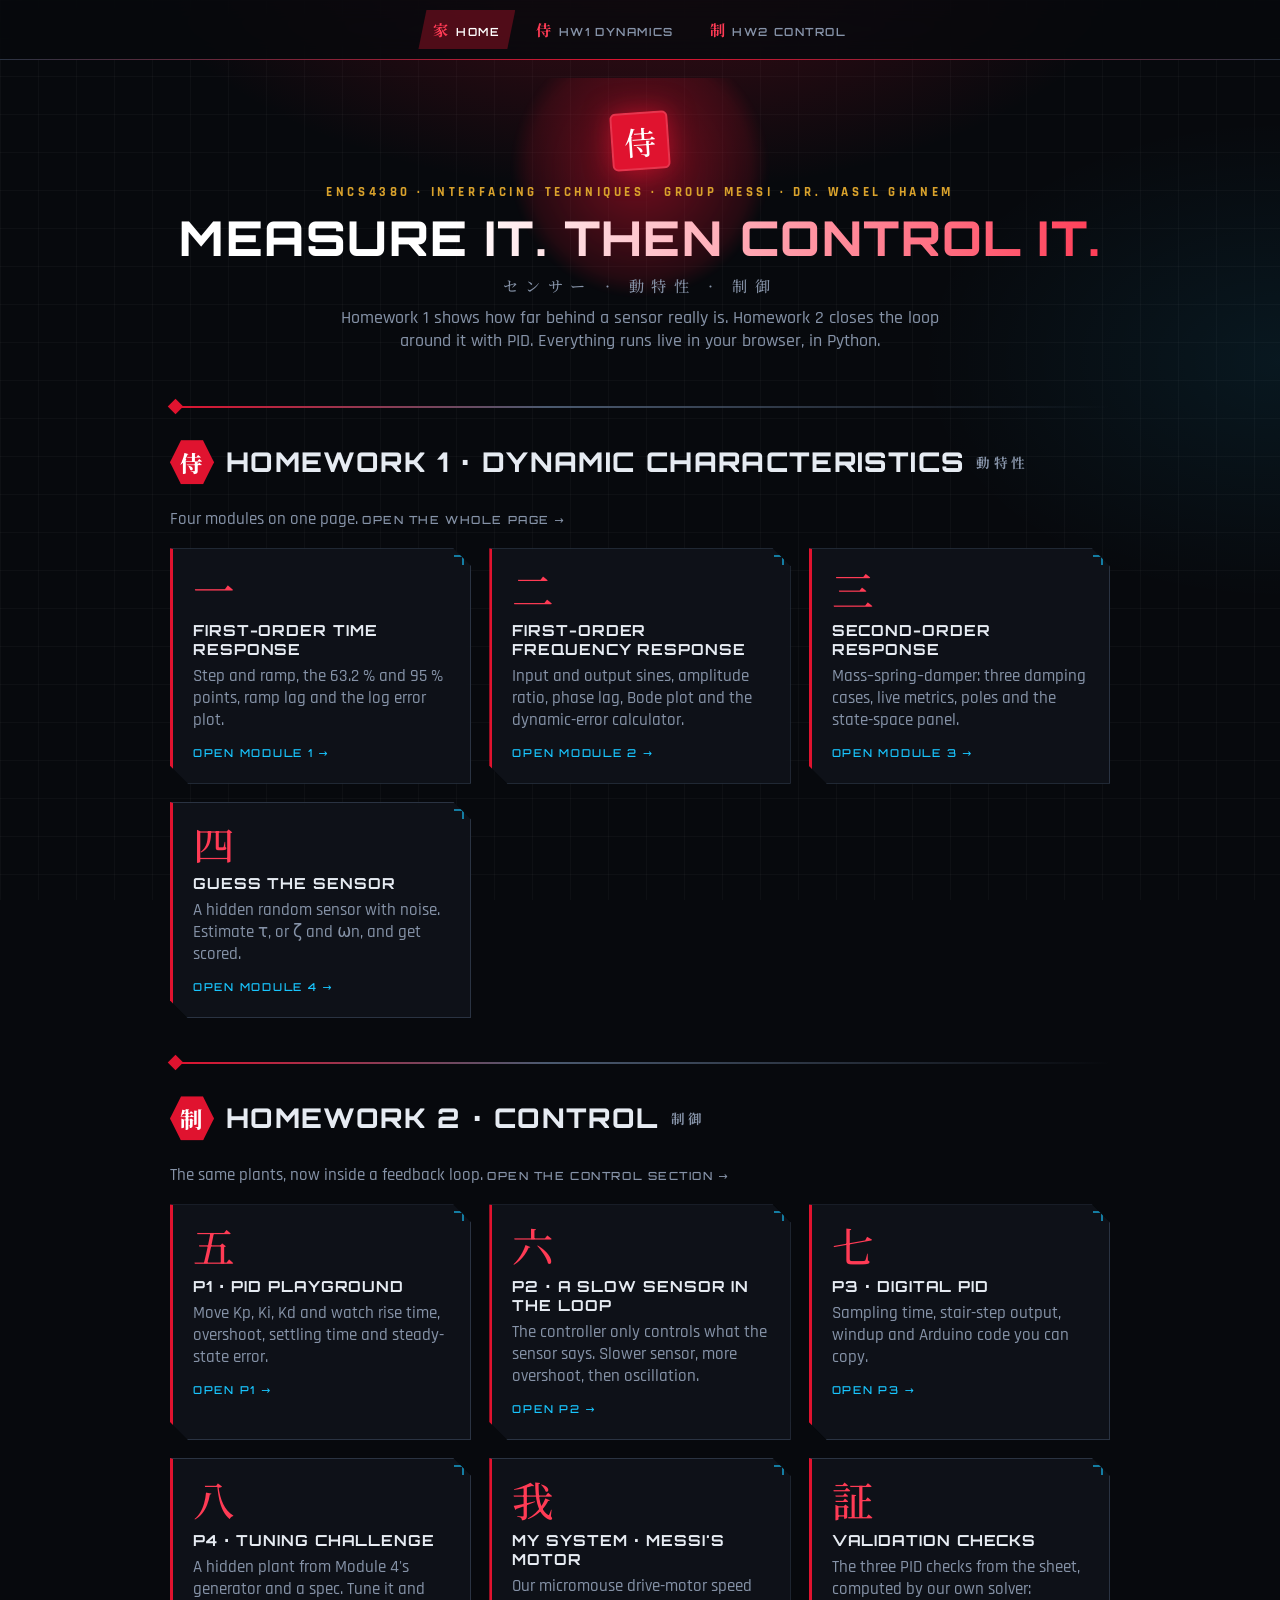
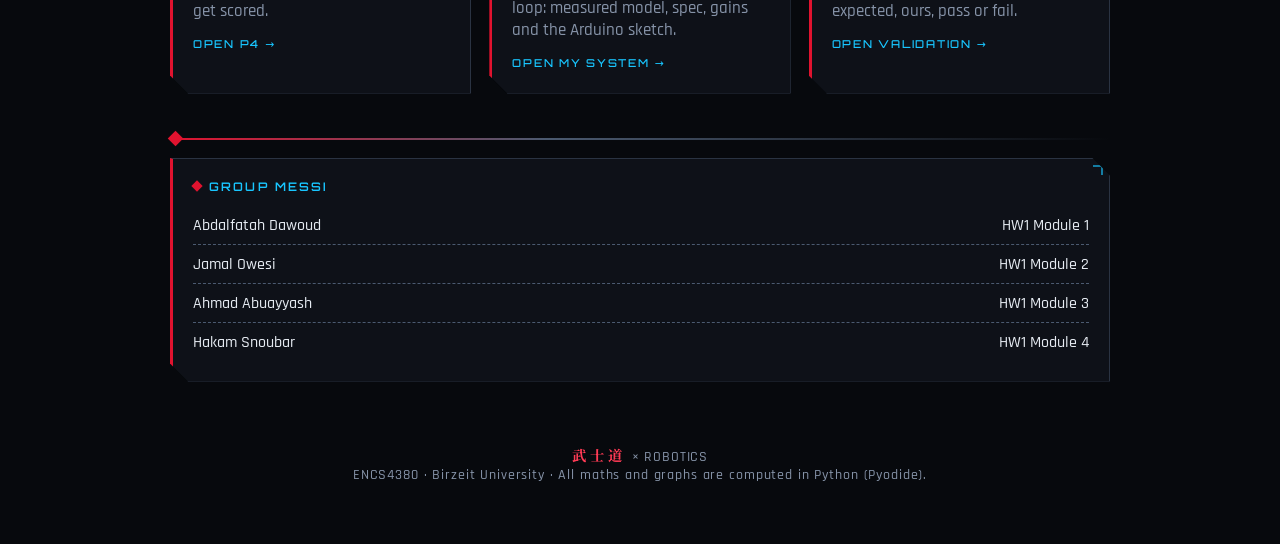
<file: index.html>
<!DOCTYPE html>
<html lang="en">
<head>
<meta charset="utf-8">
<meta name="viewport" content="width=device-width, initial-scale=1">
<title>侍 Group Messi Toolkit · ENCS4380</title>
<link rel="preconnect" href="https://fonts.googleapis.com">
<link rel="preconnect" href="https://fonts.gstatic.com" crossorigin>
<link href="https://fonts.googleapis.com/css2?family=Orbitron:wght@600;800&family=Rajdhani:wght@500;600;700&family=Noto+Serif+JP:wght@700&display=swap" rel="stylesheet">
<link rel="stylesheet" href="style.css">
</head>
<body>

<nav>
  <a href="index.html" class="active"><b>家</b>Home</a>
  <a href="dynamics.html"><b>侍</b>HW1 Dynamics</a>
  <a href="control/"><b>制</b>HW2 Control</a>
</nav>

<main id="top">

  <header class="hero">
    <div class="seal">侍</div>
    <small>ENCS4380 · INTERFACING TECHNIQUES · GROUP MESSI · DR. WASEL GHANEM</small>
    <h1>Measure it. Then control it.</h1>
    <div class="jp">センサー · 動特性 · 制御</div>
    <p>Homework 1 shows how far behind a sensor really is. Homework 2 closes the loop around it with PID.
       Everything runs live in your browser, in Python.</p>
  </header>

  <!-- HOMEWORK 1 -->
  <div class="katana"></div>
  <h2><span class="num">侍</span>Homework 1 · Dynamic characteristics <span class="jp">動特性</span></h2>
  <p class="sub">Four modules on one page. <a class="backlink" href="dynamics.html">OPEN THE WHOLE PAGE →</a></p>

  <div class="grid2">
    <a class="card module-card" href="dynamics.html#m1">
      <div class="kanji">一</div>
      <h4>First-order time response</h4>
      <p>Step and ramp, the 63.2 % and 95 % points, ramp lag and the log error plot.</p>
      <span class="go">OPEN MODULE 1 →</span>
    </a>
    <a class="card module-card" href="dynamics.html#m2">
      <div class="kanji">二</div>
      <h4>First-order frequency response</h4>
      <p>Input and output sines, amplitude ratio, phase lag, Bode plot and the dynamic-error calculator.</p>
      <span class="go">OPEN MODULE 2 →</span>
    </a>
    <a class="card module-card" href="dynamics.html#m3">
      <div class="kanji">三</div>
      <h4>Second-order response</h4>
      <p>Mass–spring–damper: three damping cases, live metrics, poles and the state-space panel.</p>
      <span class="go">OPEN MODULE 3 →</span>
    </a>
    <a class="card module-card" href="dynamics.html#m4">
      <div class="kanji">四</div>
      <h4>Guess the sensor</h4>
      <p>A hidden random sensor with noise. Estimate τ, or ζ and ωn, and get scored.</p>
      <span class="go">OPEN MODULE 4 →</span>
    </a>
  </div>

  <!-- HOMEWORK 2 -->
  <div class="katana"></div>
  <h2><span class="num">制</span>Homework 2 · Control <span class="jp">制御</span></h2>
  <p class="sub">The same plants, now inside a feedback loop. <a class="backlink" href="control/">OPEN THE CONTROL SECTION →</a></p>

  <div class="grid2">
    <a class="card module-card" href="control/#p1">
      <div class="kanji">五</div>
      <h4>P1 · PID playground</h4>
      <p>Move Kp, Ki, Kd and watch rise time, overshoot, settling time and steady-state error.</p>
      <span class="go">OPEN P1 →</span>
    </a>
    <a class="card module-card" href="control/#p2">
      <div class="kanji">六</div>
      <h4>P2 · A slow sensor in the loop</h4>
      <p>The controller only controls what the sensor says. Slower sensor, more overshoot, then oscillation.</p>
      <span class="go">OPEN P2 →</span>
    </a>
    <a class="card module-card" href="control/#p3">
      <div class="kanji">七</div>
      <h4>P3 · Digital PID</h4>
      <p>Sampling time, stair-step output, windup and Arduino code you can copy.</p>
      <span class="go">OPEN P3 →</span>
    </a>
    <a class="card module-card" href="control/#p4">
      <div class="kanji">八</div>
      <h4>P4 · Tuning challenge</h4>
      <p>A hidden plant from Module 4's generator and a spec. Tune it and get scored.</p>
      <span class="go">OPEN P4 →</span>
    </a>
    <a class="card module-card" href="control/#my">
      <div class="kanji">我</div>
      <h4>My system · Messi's motor</h4>
      <p>Our micromouse drive-motor speed loop: measured model, spec, gains and the Arduino sketch.</p>
      <span class="go">OPEN MY SYSTEM →</span>
    </a>
    <a class="card module-card" href="control/#val">
      <div class="kanji">証</div>
      <h4>Validation checks</h4>
      <p>The three PID checks from the sheet, computed by our own solver: expected, ours, pass or fail.</p>
      <span class="go">OPEN VALIDATION →</span>
    </a>
  </div>

  <!-- TEAM -->
  <div class="katana"></div>
  <section class="card">
    <h3>Group Messi</h3>
    <div class="test"><span>Abdalfatah Dawoud</span><span>HW1 Module 1</span></div>
    <div class="test"><span>Jamal Owesi</span><span>HW1 Module 2</span></div>
    <div class="test"><span>Ahmad Abuayyash</span><span>HW1 Module 3</span></div>
    <div class="test"><span>Hakam Snoubar</span><span>HW1 Module 4</span></div>
  </section>

  <footer><b>武士道</b> × ROBOTICS<br>ENCS4380 · Birzeit University · All maths and graphs are computed in Python (Pyodide).</footer>
</main>
</body>
</html>
</file>
<file: style.css>
:root{
  --bg:#07090d; --panel:rgba(16,20,28,.82); --steel:#2a3342; --steel-hi:#4b5a70;
  --text:#e6ebf2; --muted:#8693a8;
  --crimson:#e0132f; --crimson-hi:#ff3b55; --cyan:#19c6ff; --gold:#d9a22c;
  --green:#2fe39a; --red:#ff4d63;
  --display:Orbitron,system-ui,sans-serif; --body:Rajdhani,system-ui,sans-serif; --jp:"Noto Serif JP",serif;
}
*{box-sizing:border-box}
[hidden]{display:none!important}
html{scroll-behavior:smooth;scroll-padding-top:70px}
body{
  margin:0; padding:0 14px 60px; color:var(--text); font-family:var(--body); font-size:1.05rem;
  font-weight:500; min-height:100vh; background-color:var(--bg);
  background-image:
    radial-gradient(800px 420px at 50% -80px, rgba(224,19,47,.30), transparent 65%),
    radial-gradient(600px 400px at 100% 40%, rgba(25,198,255,.08), transparent 60%),
    linear-gradient(rgba(255,255,255,.028) 1px, transparent 1px),
    linear-gradient(90deg, rgba(255,255,255,.028) 1px, transparent 1px);
  background-size:auto,auto,38px 38px,38px 38px;
  background-attachment:fixed;
}
main{max-width:940px;margin:auto;display:grid;gap:18px}

/* navigation */
nav{position:sticky;top:0;z-index:20;display:flex;gap:6px;justify-content:center;flex-wrap:wrap;
    padding:10px 6px;margin:0 -14px 18px;background:rgba(7,9,13,.82);backdrop-filter:blur(12px);
    border-bottom:1px solid var(--steel)}
nav::after{content:"";position:absolute;left:0;right:0;bottom:-1px;height:1px;
           background:linear-gradient(90deg,transparent,var(--crimson),transparent)}
nav a{color:var(--muted);text-decoration:none;font-family:var(--display);font-weight:600;font-size:.7rem;
      letter-spacing:.14em;text-transform:uppercase;padding:8px 14px;border:1px solid transparent;
      clip-path:polygon(8px 0,100% 0,calc(100% - 8px) 100%,0 100%);transition:.2s}
nav a b{font-family:var(--jp);color:var(--crimson-hi);margin-right:6px;font-size:.95rem}
nav a:hover{color:#fff;background:rgba(224,19,47,.18)}
nav a.active{color:#fff;background:rgba(224,19,47,.32)}

/* hero */
.hero{position:relative;padding:34px 0 10px;text-align:center;overflow:hidden}
.hero::before{content:"";position:absolute;left:50%;top:-40px;width:260px;height:260px;margin-left:-130px;
              border-radius:50%;background:radial-gradient(circle,rgba(224,19,47,.9),rgba(224,19,47,.25) 60%,transparent 70%);
              filter:blur(2px);opacity:.55;z-index:0}
.hero > *{position:relative;z-index:1}
.seal{display:inline-grid;place-items:center;width:58px;height:58px;background:var(--crimson);color:#fff;
      font-family:var(--jp);font-size:2rem;border-radius:6px;transform:rotate(-4deg);
      box-shadow:0 0 0 2px rgba(255,255,255,.15) inset,0 0 26px rgba(224,19,47,.6)}
.hero small{display:block;margin-top:14px;letter-spacing:.28em;color:var(--gold);font-weight:700;font-size:.8rem}
.hero h1{font-family:var(--display);font-weight:800;font-size:clamp(1.6rem,5.4vw,3rem);margin:10px 0;line-height:1.15;
         text-transform:uppercase;letter-spacing:.03em;
         background:linear-gradient(90deg,#fff 30%,var(--crimson-hi));-webkit-background-clip:text;background-clip:text;color:transparent}
.hero .jp{font-family:var(--jp);color:var(--muted);letter-spacing:.5em;font-size:.95rem}
.hero p{color:var(--muted);max-width:620px;margin:10px auto 0;font-size:1.15rem}
#status{display:inline-flex;align-items:center;gap:10px;margin-top:14px;color:var(--cyan);font-family:var(--display);
        font-size:.72rem;letter-spacing:.14em;text-transform:uppercase}
#status::before{content:"";width:9px;height:9px;border-radius:50%;background:var(--cyan);box-shadow:0 0 10px var(--cyan);
                animation:pulse 1.1s infinite}
#status.err{display:block;color:var(--red);white-space:pre-wrap;text-align:left;font-family:var(--body);
            letter-spacing:0;text-transform:none;font-size:.95rem}
#status.err::before{display:none}
@keyframes pulse{50%{opacity:.25}}

/* headings */
.katana{height:2px;margin:26px 0 0;position:relative;background:linear-gradient(90deg,var(--crimson),var(--steel-hi) 40%,transparent)}
.katana::after{content:"";position:absolute;left:0;top:-5px;width:11px;height:11px;background:var(--crimson);transform:rotate(45deg)}
h2{font-family:var(--display);font-weight:800;font-size:clamp(1.15rem,3.2vw,1.7rem);text-transform:uppercase;
   letter-spacing:.05em;margin:14px 0 0;display:flex;align-items:center;gap:12px;flex-wrap:wrap}
h2 .num{display:inline-grid;place-items:center;width:44px;height:44px;background:var(--crimson);color:#fff;
        font-family:var(--jp);font-size:1.4rem;clip-path:polygon(25% 0,75% 0,100% 50%,75% 100%,25% 100%,0 50%);
        box-shadow:0 0 18px rgba(224,19,47,.6)}
h2 .jp{font-family:var(--jp);font-size:.85rem;color:var(--muted);letter-spacing:.25em;font-weight:700}
.sub{color:var(--muted);margin:6px 0 0}
h3{margin:0 0 12px;font-family:var(--display);font-weight:600;font-size:.74rem;color:var(--cyan);
   letter-spacing:.18em;text-transform:uppercase;display:flex;align-items:center;gap:8px;flex-wrap:wrap}
h3::before{content:"";width:8px;height:8px;background:var(--crimson);transform:rotate(45deg)}
.formula{font-family:ui-monospace,Consolas,monospace;color:#ffd0d7;background:rgba(224,19,47,.1);
         border:1px solid rgba(224,19,47,.35);padding:6px 12px;display:inline-block;margin:4px 0;font-size:.95rem}

/* cards */
.card{position:relative;background:var(--panel);border:1px solid var(--steel);border-left:3px solid var(--crimson);
      padding:20px;backdrop-filter:blur(8px);animation:rise .6s ease both;
      clip-path:polygon(0 0,calc(100% - 18px) 0,100% 18px,100% 100%,18px 100%,0 calc(100% - 18px))}
.card::after{content:"";position:absolute;right:6px;top:6px;width:8px;height:8px;border-top:2px solid var(--cyan);border-right:2px solid var(--cyan);opacity:.6}
@keyframes rise{from{opacity:0;transform:translateY(14px)}to{opacity:1;transform:none}}
.grid2{display:grid;grid-template-columns:repeat(auto-fit,minmax(300px,1fr));gap:18px}

/* landing page module cards */
a.module-card{display:block;text-decoration:none;color:inherit;transition:transform .2s,filter .2s}
a.module-card:hover{transform:translateY(-4px);filter:drop-shadow(0 0 14px rgba(224,19,47,.55))}
.module-card .kanji{font-family:var(--jp);font-size:2.6rem;color:var(--crimson-hi);line-height:1}
.module-card h4{font-family:var(--display);font-size:.95rem;letter-spacing:.06em;text-transform:uppercase;margin:10px 0 6px}
.module-card p{color:var(--muted);margin:0 0 10px}
.module-card .go{font-family:var(--display);font-size:.68rem;letter-spacing:.16em;color:var(--cyan)}
.backlink{color:var(--muted);text-decoration:none;font-family:var(--display);font-size:.7rem;letter-spacing:.14em}
.backlink:hover{color:#fff}

/* controls */
label{display:flex;align-items:center;gap:10px;margin:9px 0;color:var(--muted);flex-wrap:wrap;font-weight:600}
label .val{margin-left:auto;color:var(--text);font-family:var(--display);font-size:.85rem;min-width:90px;text-align:right}
input[type=range]{flex:1;min-width:120px;accent-color:var(--crimson);height:6px}
input[type=radio]{accent-color:var(--crimson)}
input[type=number]{background:rgba(0,0,0,.45);border:1px solid var(--steel-hi);color:var(--text);padding:8px 10px;
                   width:130px;font:inherit;font-weight:600}
input[type=number]:focus{outline:none;border-color:var(--cyan);box-shadow:0 0 0 2px rgba(25,198,255,.25)}
.row{display:flex;gap:10px;flex-wrap:wrap;align-items:center;margin-top:10px}
button{background:linear-gradient(135deg,var(--crimson),#a80c22);color:#fff;border:0;padding:11px 20px;
       font-family:var(--display);font-weight:600;font-size:.72rem;letter-spacing:.14em;text-transform:uppercase;cursor:pointer;
       clip-path:polygon(10px 0,100% 0,calc(100% - 10px) 100%,0 100%);transition:filter .15s,transform .15s}
button.ghost{background:linear-gradient(135deg,var(--steel-hi),var(--steel))}
button:hover:not(:disabled){filter:brightness(1.25) drop-shadow(0 0 8px rgba(224,19,47,.7));transform:translateY(-2px)}
button:disabled{opacity:.35;cursor:wait}
button.preset.active{background:linear-gradient(135deg,var(--gold),#f3cf6a);color:#1c1300}

/* charts */
svg{width:100%;height:auto;display:block;background:rgba(0,0,0,.5);border:1px solid var(--steel)}
.chart-grid:not([stroke]){stroke:rgba(255,255,255,.07)}
.chart-grid.major:not([stroke]){stroke:rgba(255,255,255,.3)}
.chart-ideal{fill:none;stroke:#7d8aa0;stroke-width:2;stroke-dasharray:6 5}
.chart-output{fill:none;stroke:var(--cyan);stroke-width:3.5;stroke-linecap:round;
              filter:drop-shadow(0 0 7px rgba(25,198,255,.95))}
.chart-mark:not([stroke]),.chart-ramp-gap{stroke:var(--gold);stroke-dasharray:4 4}
.chart-axis{fill:var(--muted);font-size:11px;font-family:Rajdhani,sans-serif}
.chart-axis-label{fill:#9fb0c8;font-size:10px;letter-spacing:.1em;font-weight:700}
.chart-marker-label{fill:#fff;font-size:12px;font-weight:700}
.chart-marker-circle{stroke:#fff;stroke-width:2}
.caption{color:var(--muted);font-size:.95rem;margin:10px 0 0}
.legend{display:flex;gap:16px;flex-wrap:wrap;font-size:.85rem;color:var(--muted);margin-top:10px}
.legend i{display:inline-block;width:20px;height:4px;margin-right:6px;vertical-align:middle}

/* metric tiles */
.metrics{display:grid;grid-template-columns:repeat(auto-fit,minmax(160px,1fr));gap:12px;margin-top:16px}
.metric{background:rgba(255,255,255,.035);border:1px solid var(--steel);border-top:2px solid var(--crimson);padding:14px}
.metric b{font-family:var(--display);font-size:.62rem;letter-spacing:.16em;color:var(--muted);font-weight:600}
.metric .big{display:block;font-family:var(--display);font-size:1.5rem;font-weight:800;margin:6px 0;color:#fff;
             text-shadow:0 0 14px rgba(25,198,255,.4)}
.metric small{color:var(--muted)}

/* validation and prediction */
.test{display:flex;justify-content:space-between;gap:10px;padding:9px 0;border-bottom:1px dashed var(--steel-hi);font-size:.98rem;flex-wrap:wrap}
.test:last-child{border:0}
.test-pass{color:var(--green);font-family:var(--display);font-size:.78rem;letter-spacing:.1em;text-shadow:0 0 8px rgba(47,227,154,.6)}
.test-fail{color:var(--red);font-family:var(--display);font-size:.78rem;letter-spacing:.1em}
.badge{margin-left:auto;font-family:var(--display);font-size:.7rem;color:var(--green);letter-spacing:.12em}
.prediction-feedback{margin:12px 0 0;color:var(--muted)}
.prediction-feedback.success{color:var(--green)} .prediction-feedback.try-again{color:var(--red)}

.matrix{font-family:ui-monospace,Consolas,monospace;background:rgba(0,0,0,.5);border:1px solid var(--steel);
        padding:14px;line-height:1.8;overflow-x:auto;color:#cfe9ff}

/* module 4 */
.score-strip{display:grid;grid-template-columns:repeat(auto-fit,minmax(110px,1fr));gap:10px;margin-bottom:16px}
.score-strip div{background:rgba(255,255,255,.035);border:1px solid var(--steel);border-bottom:2px solid var(--crimson);padding:10px;text-align:center}
.score-strip span{display:block;font-family:var(--display);font-size:1.3rem;font-weight:800}
.score-strip em{font-style:normal;font-family:var(--display);font-size:.58rem;letter-spacing:.16em;color:var(--muted)}
#ch-score{font-family:var(--display);font-size:2.4rem;font-weight:800;color:var(--gold);text-shadow:0 0 18px rgba(217,162,44,.5)}
#ch-reveal{display:grid;gap:8px;margin:12px 0}
#ch-reveal div{background:rgba(255,255,255,.04);border-left:3px solid var(--cyan);padding:10px;display:grid;gap:2px}
#ch-reveal span{color:var(--muted);font-size:.9rem}
#ch-reveal em{font-style:normal;color:var(--gold)}
#ch-error{color:var(--red);margin:8px 0 0}
#ch-hint-text{background:rgba(217,162,44,.1);border:1px solid rgba(217,162,44,.45);border-left:3px solid var(--gold);padding:12px;margin-top:12px}

footer{text-align:center;color:var(--muted);font-size:.9rem;margin-top:44px;letter-spacing:.06em}
footer b{font-family:var(--jp);color:var(--crimson-hi);letter-spacing:.3em}

@media (prefers-reduced-motion:reduce){*{animation:none!important;transition:none!important}}
</file>
